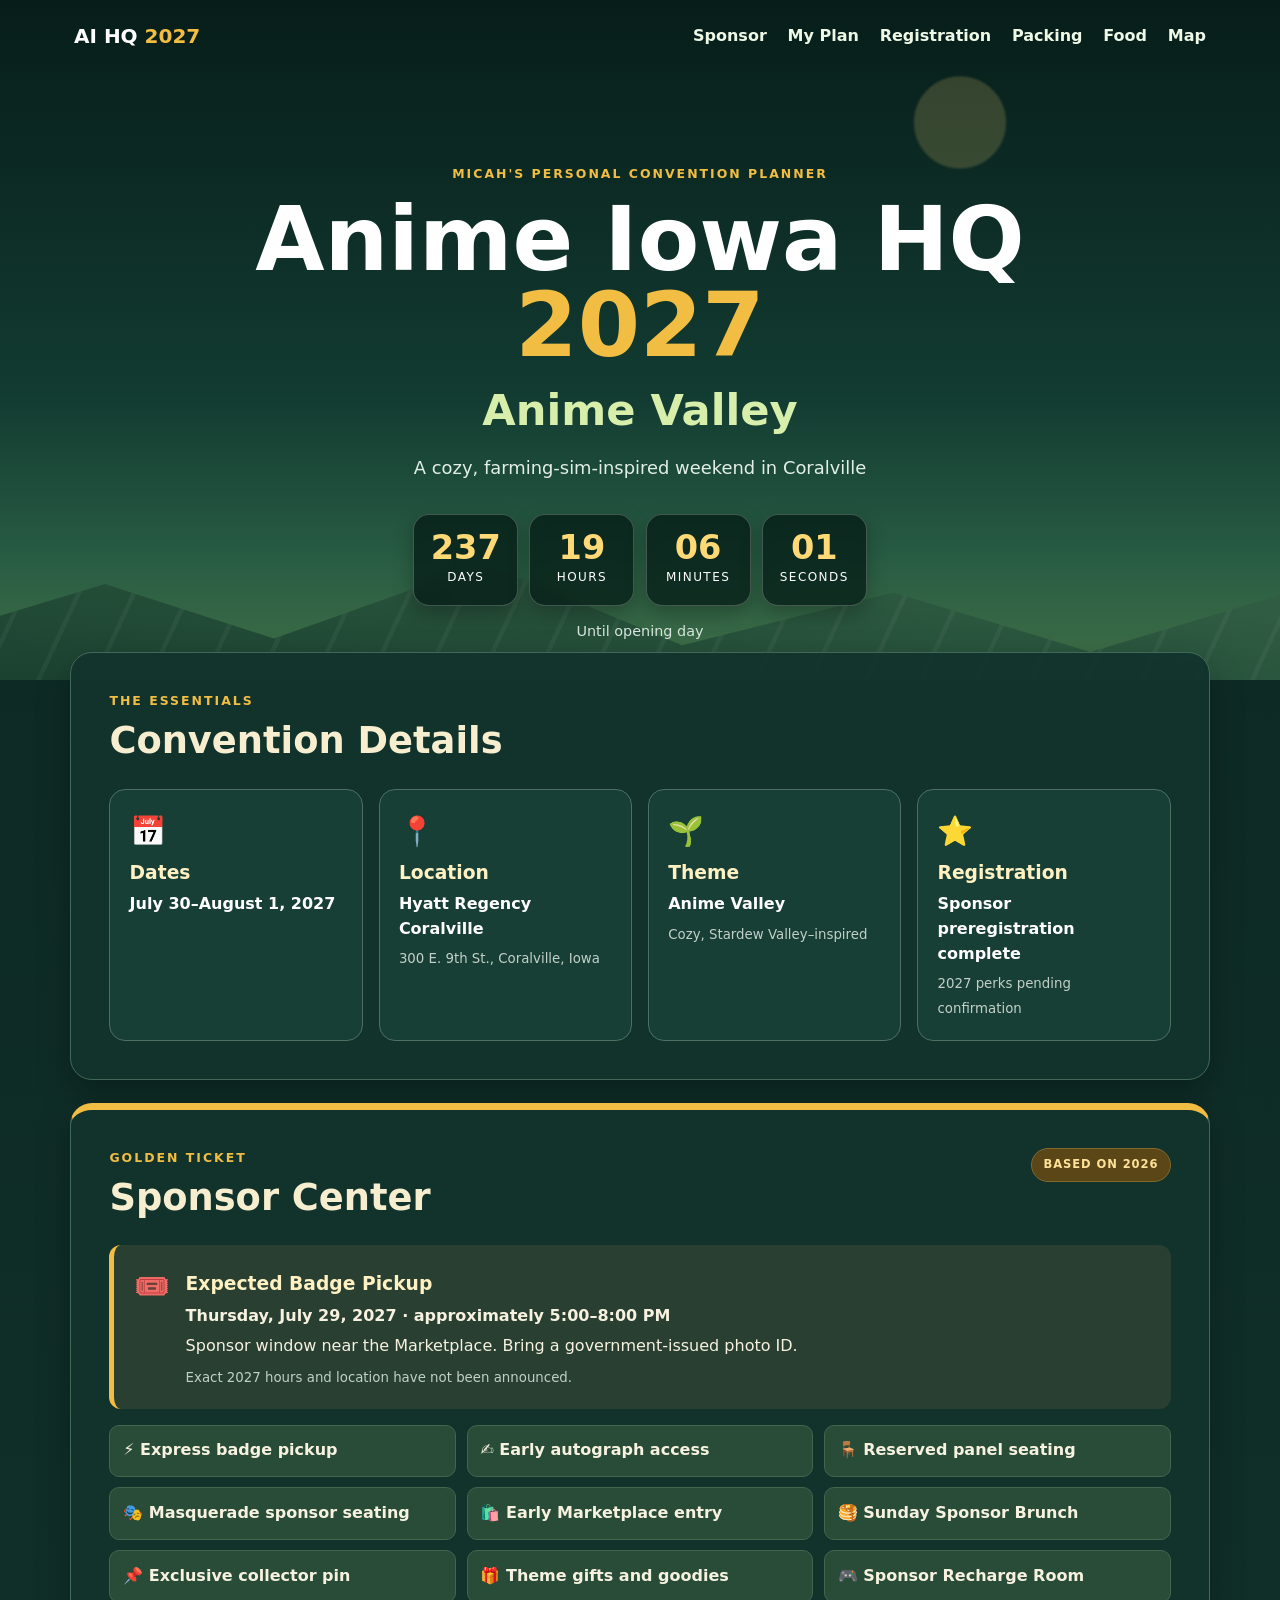
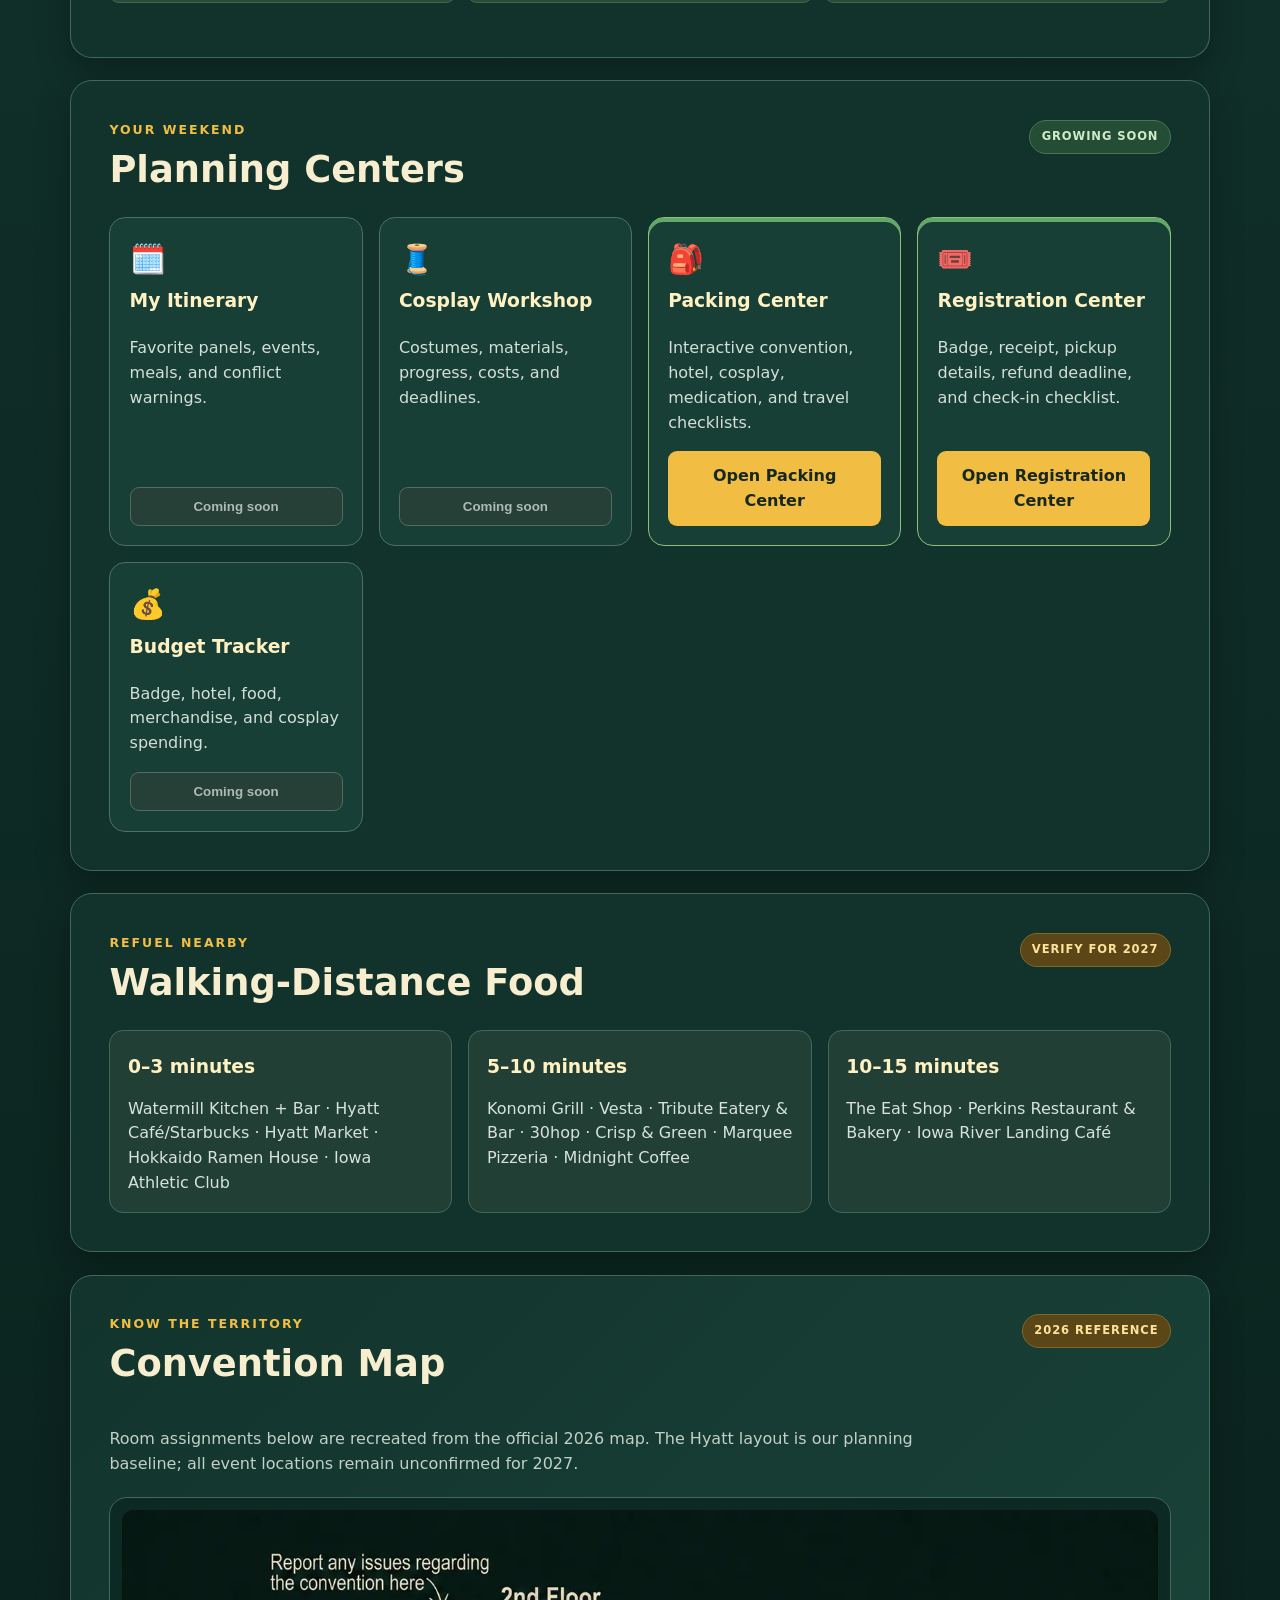
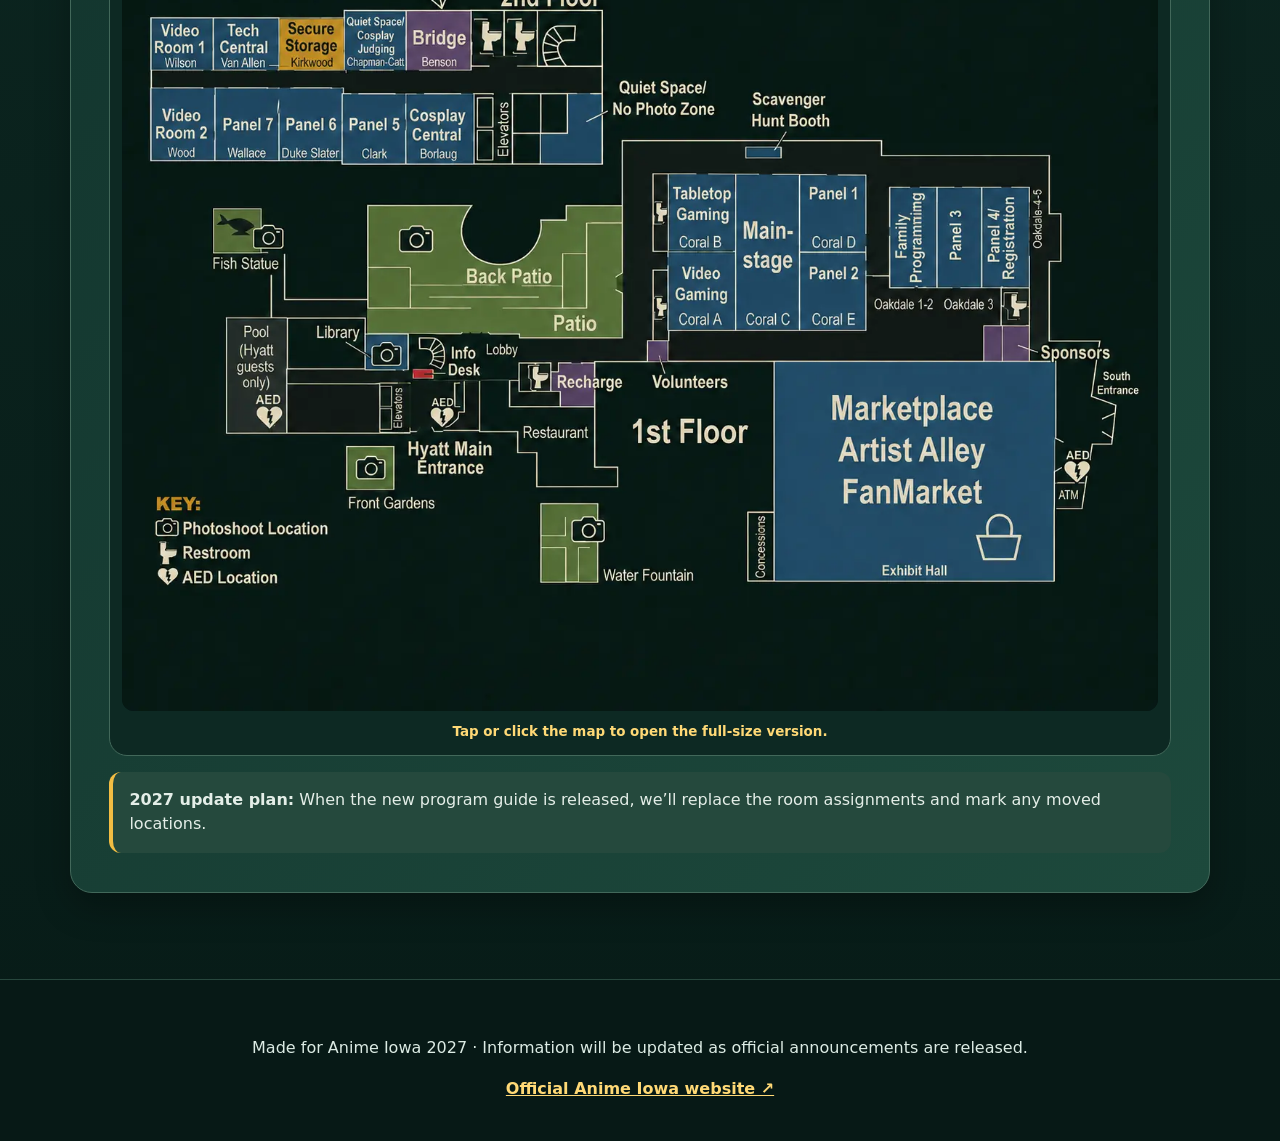
<file: index.html>
<!doctype html>
<html lang="en">
<head>
  <meta charset="utf-8">
  <meta name="viewport" content="width=device-width, initial-scale=1">
  <meta name="theme-color" content="#173f35">
  <meta name="description" content="Micah's personal planning hub for Anime Iowa 2027: Anime Valley.">
  <title>Anime Iowa HQ 2027 | Anime Valley</title>
  <link rel="stylesheet" href="styles.css">
  <script src="script.js" defer></script>
</head>
<body>
  <a class="skip-link" href="#main">Skip to content</a>
  <header class="hero">
    <nav class="topbar" aria-label="Main navigation">
      <a class="brand" href="#top">AI HQ <span>2027</span></a>
      <div class="nav-links">
        <a href="#sponsor">Sponsor</a>
        <a href="#plan">My Plan</a>
        <a href="registration.html">Registration</a>
        <a href="packing.html">Packing</a>
        <a href="#food">Food</a>
        <a href="#map">Map</a>
      </div>
    </nav>
    <div class="hero-content" id="top">
      <p class="eyebrow">Micah's personal convention planner</p>
      <h1>Anime Iowa HQ <span>2027</span></h1>
      <p class="theme">Anime Valley</p>
      <p class="subtitle">A cozy, farming-sim-inspired weekend in Coralville</p>
      <div class="countdown" aria-label="Countdown to Anime Iowa 2027">
        <div><strong id="days">---</strong><span>Days</span></div>
        <div><strong id="hours">--</strong><span>Hours</span></div>
        <div><strong id="minutes">--</strong><span>Minutes</span></div>
        <div><strong id="seconds">--</strong><span>Seconds</span></div>
      </div>
      <p class="countdown-note" id="countdown-note">Until opening day</p>
    </div>
  </header>

  <main id="main">
    <section class="details panel" aria-labelledby="details-title">
      <div>
        <p class="section-label">The essentials</p>
        <h2 id="details-title">Convention Details</h2>
      </div>
      <div class="detail-grid">
        <article><span class="icon" aria-hidden="true">📅</span><h3>Dates</h3><p>July 30–August 1, 2027</p></article>
        <article><span class="icon" aria-hidden="true">📍</span><h3>Location</h3><p>Hyatt Regency Coralville</p><small>300 E. 9th St., Coralville, Iowa</small></article>
        <article><span class="icon" aria-hidden="true">🌱</span><h3>Theme</h3><p>Anime Valley</p><small>Cozy, Stardew Valley–inspired</small></article>
        <article><span class="icon" aria-hidden="true">⭐</span><h3>Registration</h3><p>Sponsor preregistration complete</p><small>2027 perks pending confirmation</small></article>
      </div>
    </section>

    <section id="sponsor" class="panel sponsor-panel" aria-labelledby="sponsor-title">
      <div class="section-heading">
        <div><p class="section-label">Golden ticket</p><h2 id="sponsor-title">Sponsor Center</h2></div>
        <span class="status expected">Based on 2026</span>
      </div>
      <div class="pickup">
        <div><span class="icon" aria-hidden="true">🎟️</span></div>
        <div><h3>Expected Badge Pickup</h3><p><strong>Thursday, July 29, 2027 · approximately 5:00–8:00 PM</strong></p><p>Sponsor window near the Marketplace. Bring a government-issued photo ID.</p><small>Exact 2027 hours and location have not been announced.</small></div>
      </div>
      <ul class="perk-grid">
        <li>⚡ Express badge pickup</li>
        <li>✍️ Early autograph access</li>
        <li>🪑 Reserved panel seating</li>
        <li>🎭 Masquerade sponsor seating</li>
        <li>🛍️ Early Marketplace entry</li>
        <li>🥞 Sunday Sponsor Brunch</li>
        <li>📌 Exclusive collector pin</li>
        <li>🎁 Theme gifts and goodies</li>
        <li>🎮 Sponsor Recharge Room</li>
      </ul>
    </section>

    <section id="plan" class="panel" aria-labelledby="plan-title">
      <div class="section-heading"><div><p class="section-label">Your weekend</p><h2 id="plan-title">Planning Centers</h2></div><span class="status growing">Growing soon</span></div>
      <div class="center-grid">
        <article><span>🗓️</span><h3>My Itinerary</h3><p>Favorite panels, events, meals, and conflict warnings.</p><button disabled>Coming soon</button></article>
        <article><span>🧵</span><h3>Cosplay Workshop</h3><p>Costumes, materials, progress, costs, and deadlines.</p><button disabled>Coming soon</button></article>
        <article class="center-live"><span>🎒</span><h3>Packing Center</h3><p>Interactive convention, hotel, cosplay, medication, and travel checklists.</p><a class="center-button" href="packing.html">Open Packing Center</a></article>
        <article class="center-live"><span>🎟️</span><h3>Registration Center</h3><p>Badge, receipt, pickup details, refund deadline, and check-in checklist.</p><a class="center-button" href="registration.html">Open Registration Center</a></article>
        <article><span>💰</span><h3>Budget Tracker</h3><p>Badge, hotel, food, merchandise, and cosplay spending.</p><button disabled>Coming soon</button></article>
      </div>
    </section>

    <section id="food" class="panel" aria-labelledby="food-title">
      <div class="section-heading"><div><p class="section-label">Refuel nearby</p><h2 id="food-title">Walking-Distance Food</h2></div><span class="status expected">Verify for 2027</span></div>
      <div class="food-list">
        <article><h3>0–3 minutes</h3><p>Watermill Kitchen + Bar · Hyatt Café/Starbucks · Hyatt Market · Hokkaido Ramen House · Iowa Athletic Club</p></article>
        <article><h3>5–10 minutes</h3><p>Konomi Grill · Vesta · Tribute Eatery & Bar · 30hop · Crisp & Green · Marquee Pizzeria · Midnight Coffee</p></article>
        <article><h3>10–15 minutes</h3><p>The Eat Shop · Perkins Restaurant & Bakery · Iowa River Landing Café</p></article>
      </div>
    </section>

    <section id="map" class="panel map-panel" aria-labelledby="map-title">
      <div class="section-heading"><div><p class="section-label">Know the territory</p><h2 id="map-title">Convention Map</h2></div><span class="status expected">2026 reference</span></div>
      <p class="map-intro">Room assignments below are recreated from the official 2026 map. The Hyatt layout is our planning baseline; all event locations remain unconfirmed for 2027.</p>

      <figure class="convention-map-image">
        <a href="assets/convention-map.svg" target="_blank" rel="noopener" aria-label="Open the 2026 convention reference map at full size">
          <img src="assets/convention-map.svg" alt="2026 Anime Iowa convention reference map showing first- and second-floor rooms, hallways, Sponsor locations, Marketplace, panels, gaming, hotel areas, and landmarks.">
        </a>
        <figcaption>Tap or click the map to open the full-size version.</figcaption>
      </figure>

      <div class="map-note"><strong>2027 update plan:</strong> When the new program guide is released, we’ll replace the room assignments and mark any moved locations.</div>
    </section>
  </main>

  <footer>
    <p>Made for Anime Iowa 2027 · Information will be updated as official announcements are released.</p>
    <a href="https://animeiowa.com/" target="_blank" rel="noopener">Official Anime Iowa website ↗</a>
  </footer>
</body>
</html>
</file>
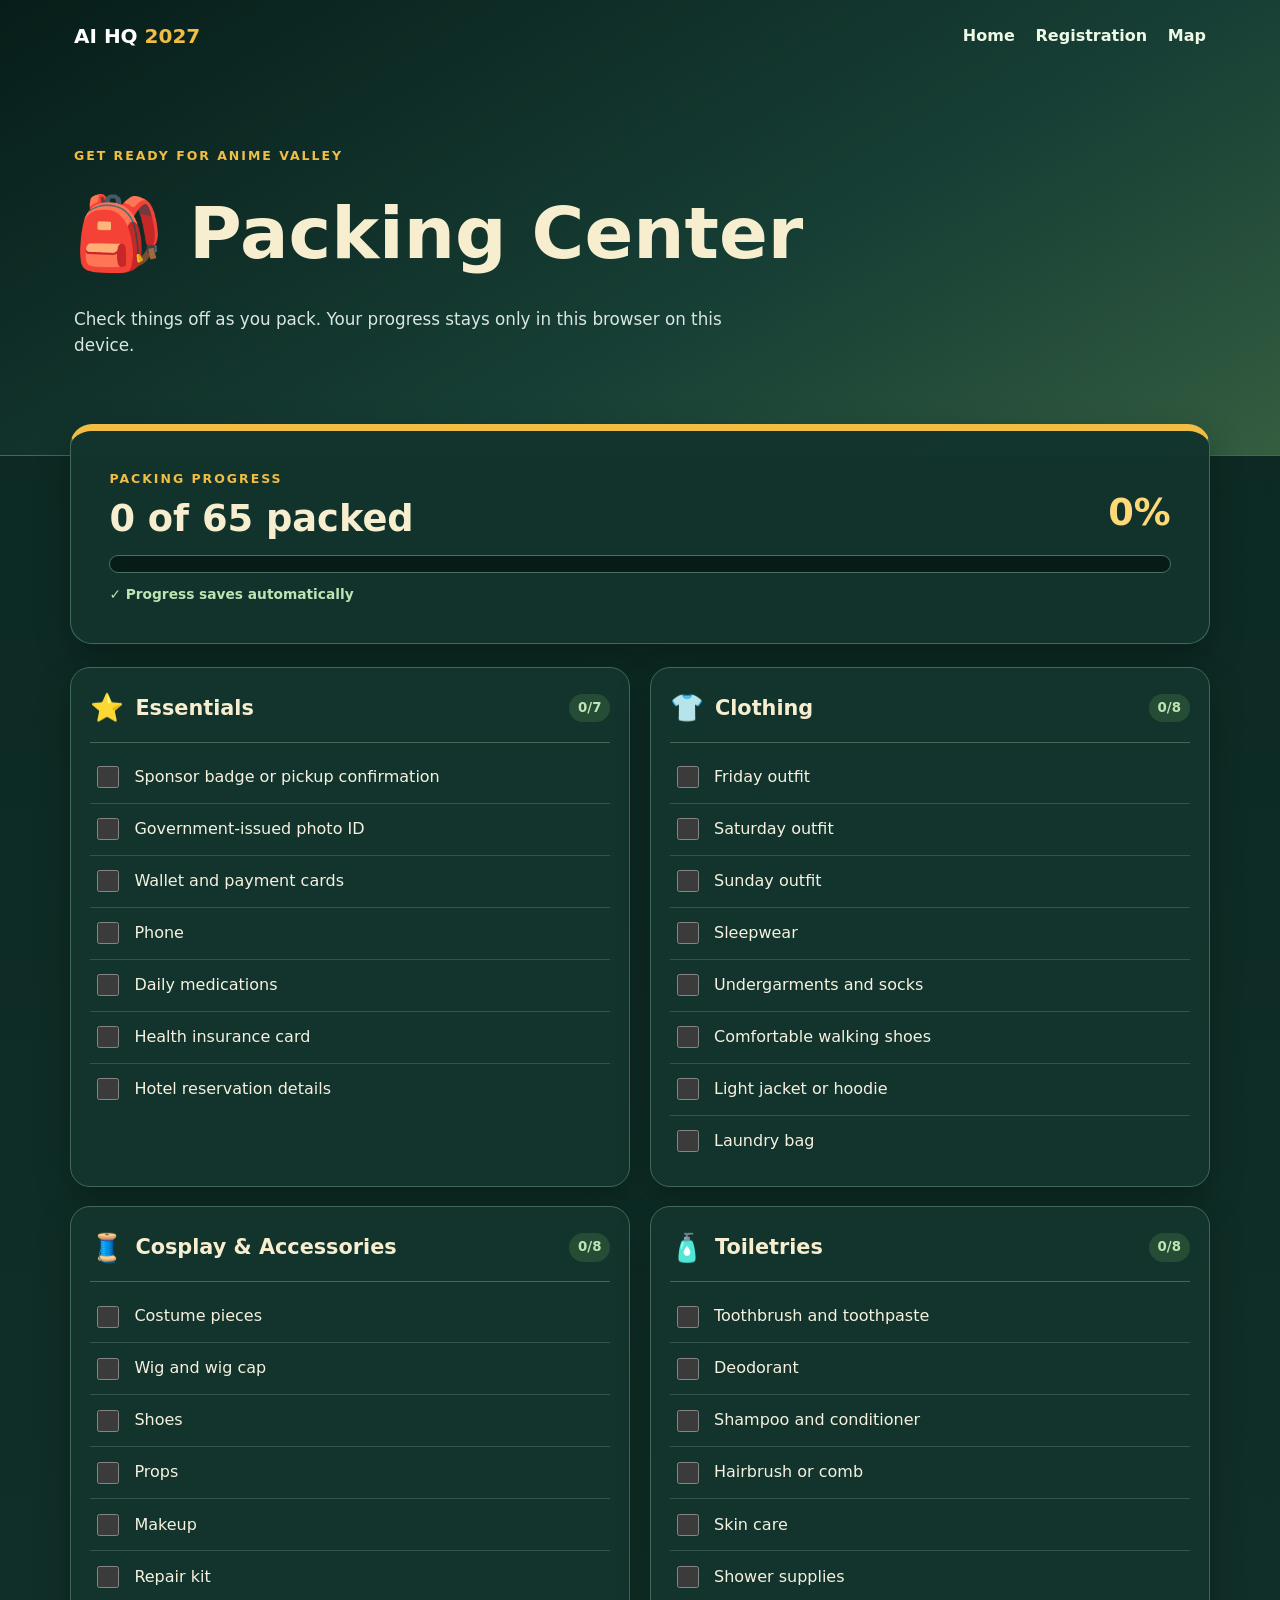
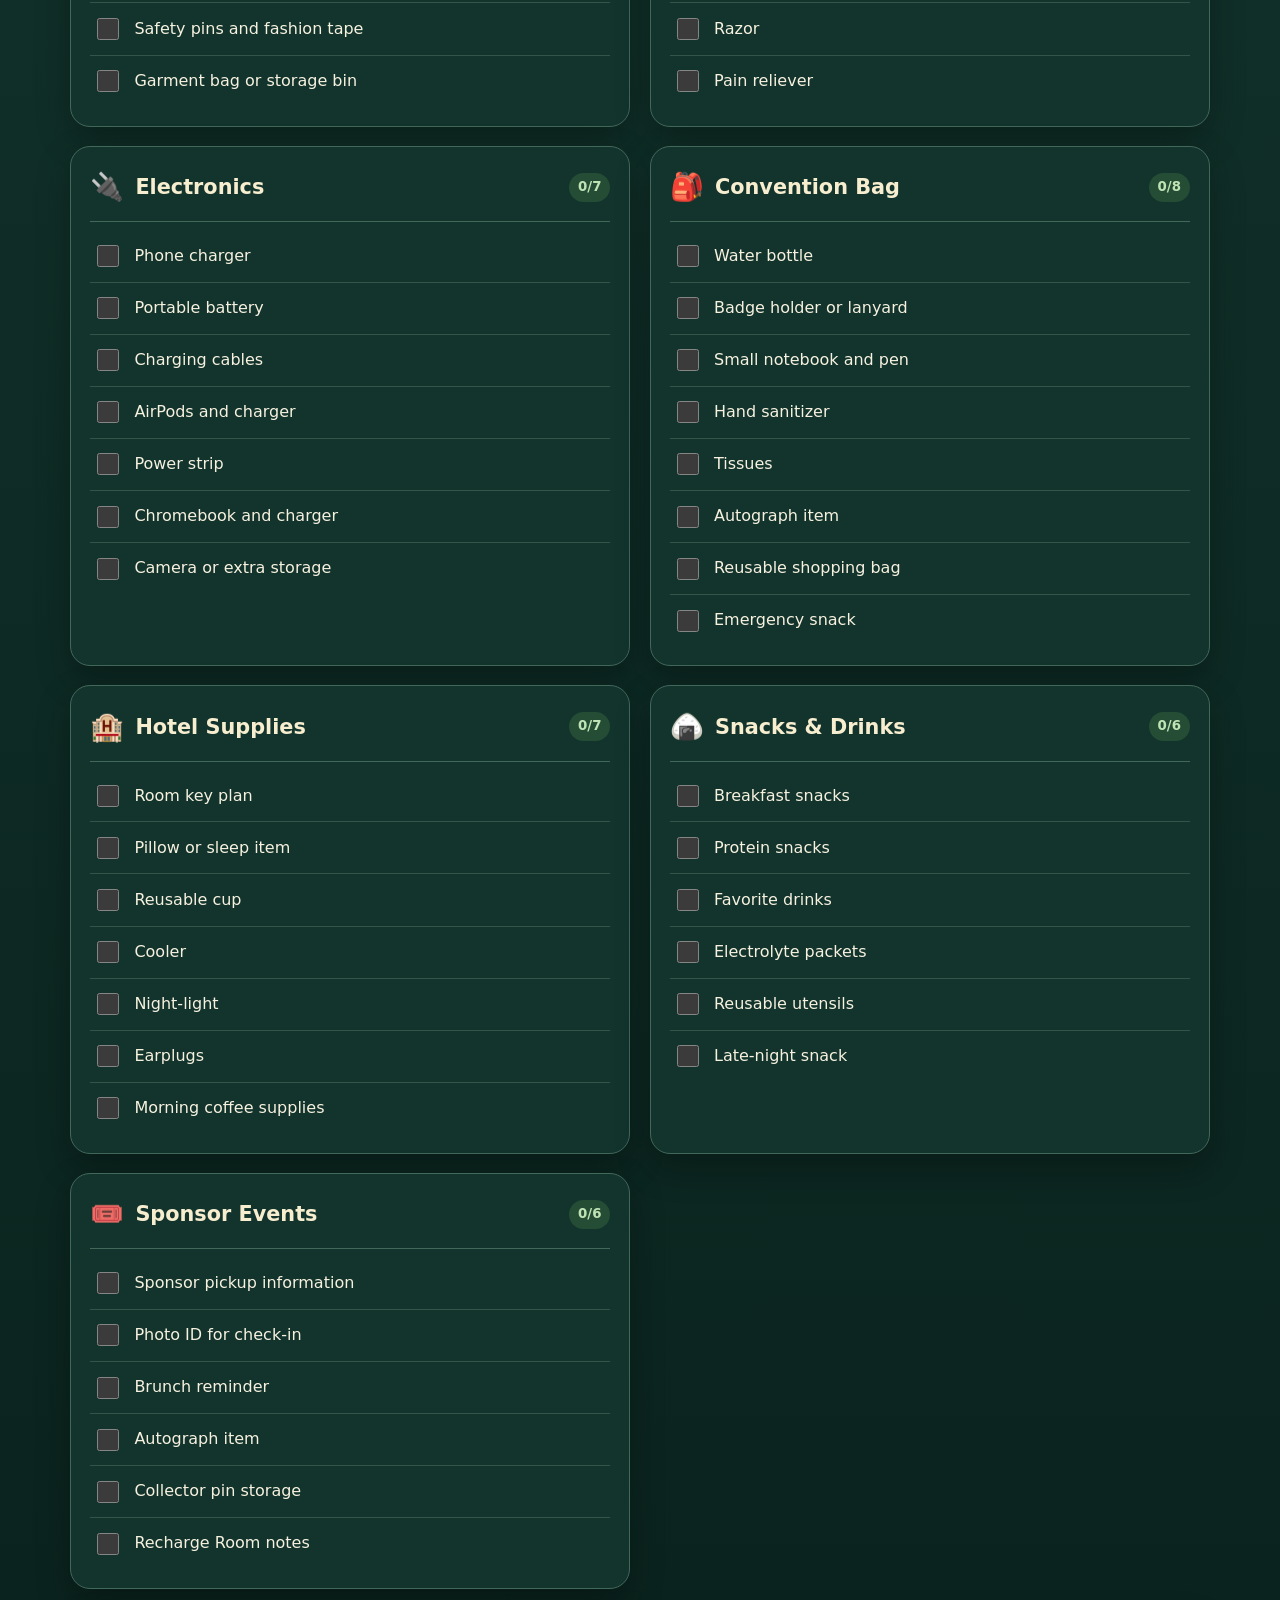
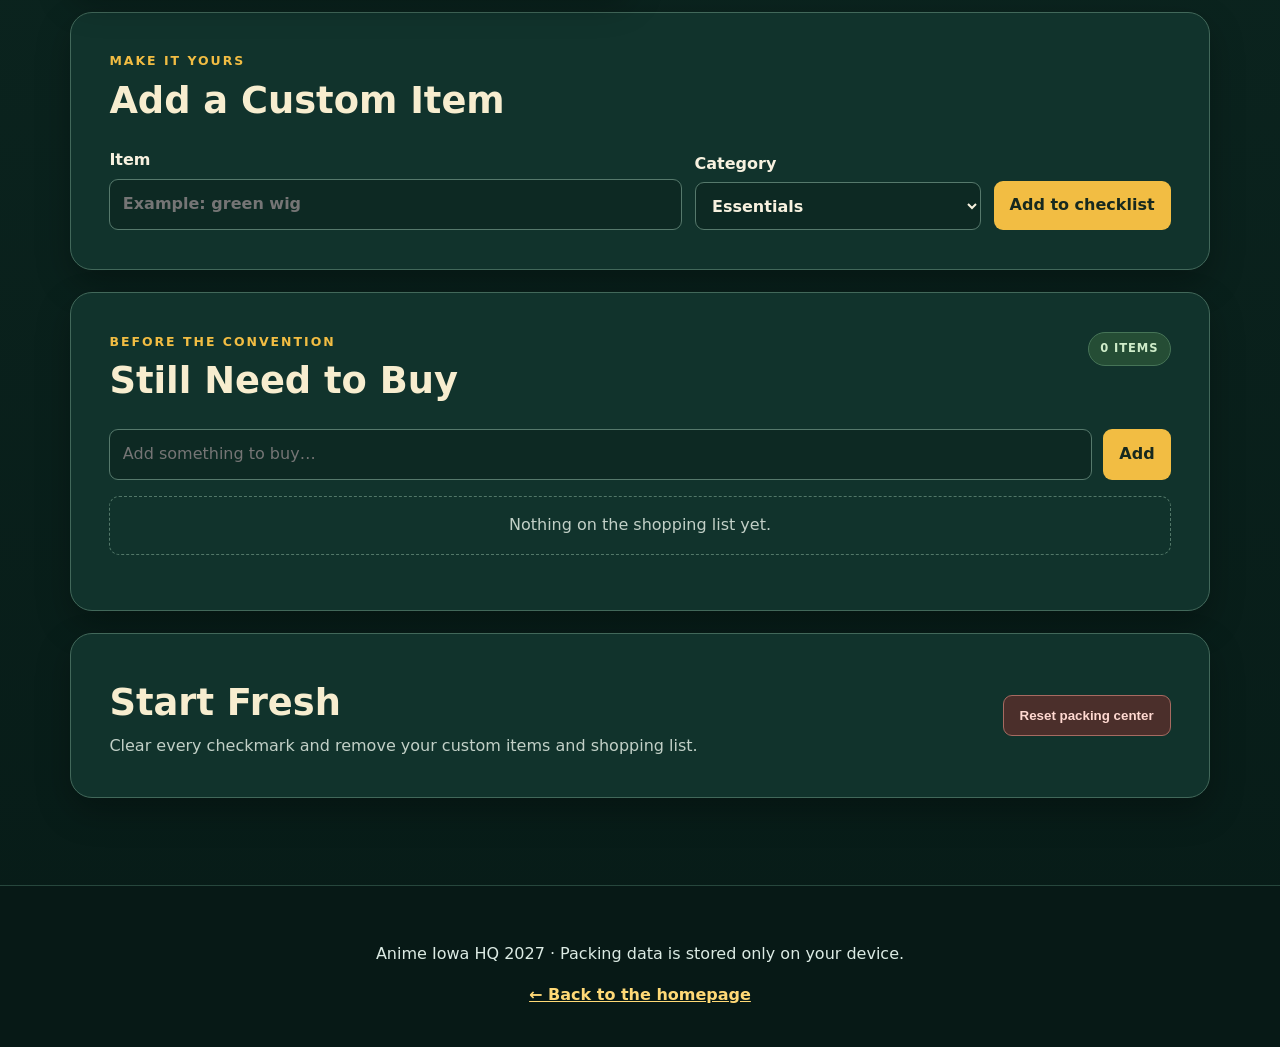
<file: packing.html>
<!doctype html>
<html lang="en">
<head>
  <meta charset="utf-8">
  <meta name="viewport" content="width=device-width, initial-scale=1">
  <meta name="theme-color" content="#173f35">
  <meta name="description" content="A private, device-saved packing checklist for Anime Iowa 2027.">
  <title>Packing Center | Anime Iowa HQ 2027</title>
  <link rel="stylesheet" href="styles.css">
  <script src="packing.js" defer></script>
</head>
<body class="packing-page">
  <a class="skip-link" href="#main">Skip to checklist</a>
  <header class="packing-hero">
    <nav class="topbar" aria-label="Main navigation">
      <a class="brand" href="index.html">AI HQ <span>2027</span></a>
      <div class="nav-links"><a href="index.html">Home</a><a href="registration.html">Registration</a><a href="index.html#map">Map</a></div>
    </nav>
    <div class="packing-title">
      <p class="eyebrow">Get ready for Anime Valley</p>
      <h1>🎒 Packing Center</h1>
      <p>Check things off as you pack. Your progress stays only in this browser on this device.</p>
    </div>
  </header>

  <main id="main" class="packing-main">
    <section class="panel progress-panel" aria-labelledby="progress-title">
      <div class="progress-copy"><div><p class="section-label">Packing progress</p><h2 id="progress-title"><span id="packed-count">0</span> of <span id="total-count">0</span> packed</h2></div><strong id="progress-percent">0%</strong></div>
      <div class="progress-track" role="progressbar" aria-label="Packing progress" aria-valuemin="0" aria-valuemax="100" aria-valuenow="0"><span id="progress-fill"></span></div>
      <p class="save-note" id="save-status" aria-live="polite">✓ Progress saves automatically</p>
    </section>

    <div id="packing-categories" class="packing-grid" aria-label="Packing checklist categories"></div>

    <section class="panel custom-panel" aria-labelledby="custom-title">
      <div><p class="section-label">Make it yours</p><h2 id="custom-title">Add a Custom Item</h2></div>
      <form id="custom-form" class="add-item-form">
        <label><span>Item</span><input id="custom-item" maxlength="80" placeholder="Example: green wig" required></label>
        <label><span>Category</span><select id="custom-category"></select></label>
        <button type="submit">Add to checklist</button>
      </form>
    </section>

    <section class="panel shopping-panel" aria-labelledby="shopping-title">
      <div class="section-heading"><div><p class="section-label">Before the convention</p><h2 id="shopping-title">Still Need to Buy</h2></div><span class="status growing" id="shopping-count">0 items</span></div>
      <form id="shopping-form" class="shopping-form"><label class="sr-only" for="shopping-item">Item to buy</label><input id="shopping-item" maxlength="80" placeholder="Add something to buy…" required><button type="submit">Add</button></form>
      <ul id="shopping-list" class="shopping-list"></ul>
      <p id="empty-shopping" class="empty-state">Nothing on the shopping list yet.</p>
    </section>

    <section class="panel reset-panel" aria-labelledby="reset-title">
      <div><h2 id="reset-title">Start Fresh</h2><p>Clear every checkmark and remove your custom items and shopping list.</p></div>
      <button id="reset-all" class="danger-button" type="button">Reset packing center</button>
    </section>
  </main>
  <footer><p>Anime Iowa HQ 2027 · Packing data is stored only on your device.</p><a href="index.html">← Back to the homepage</a></footer>
</body>
</html>
</file>
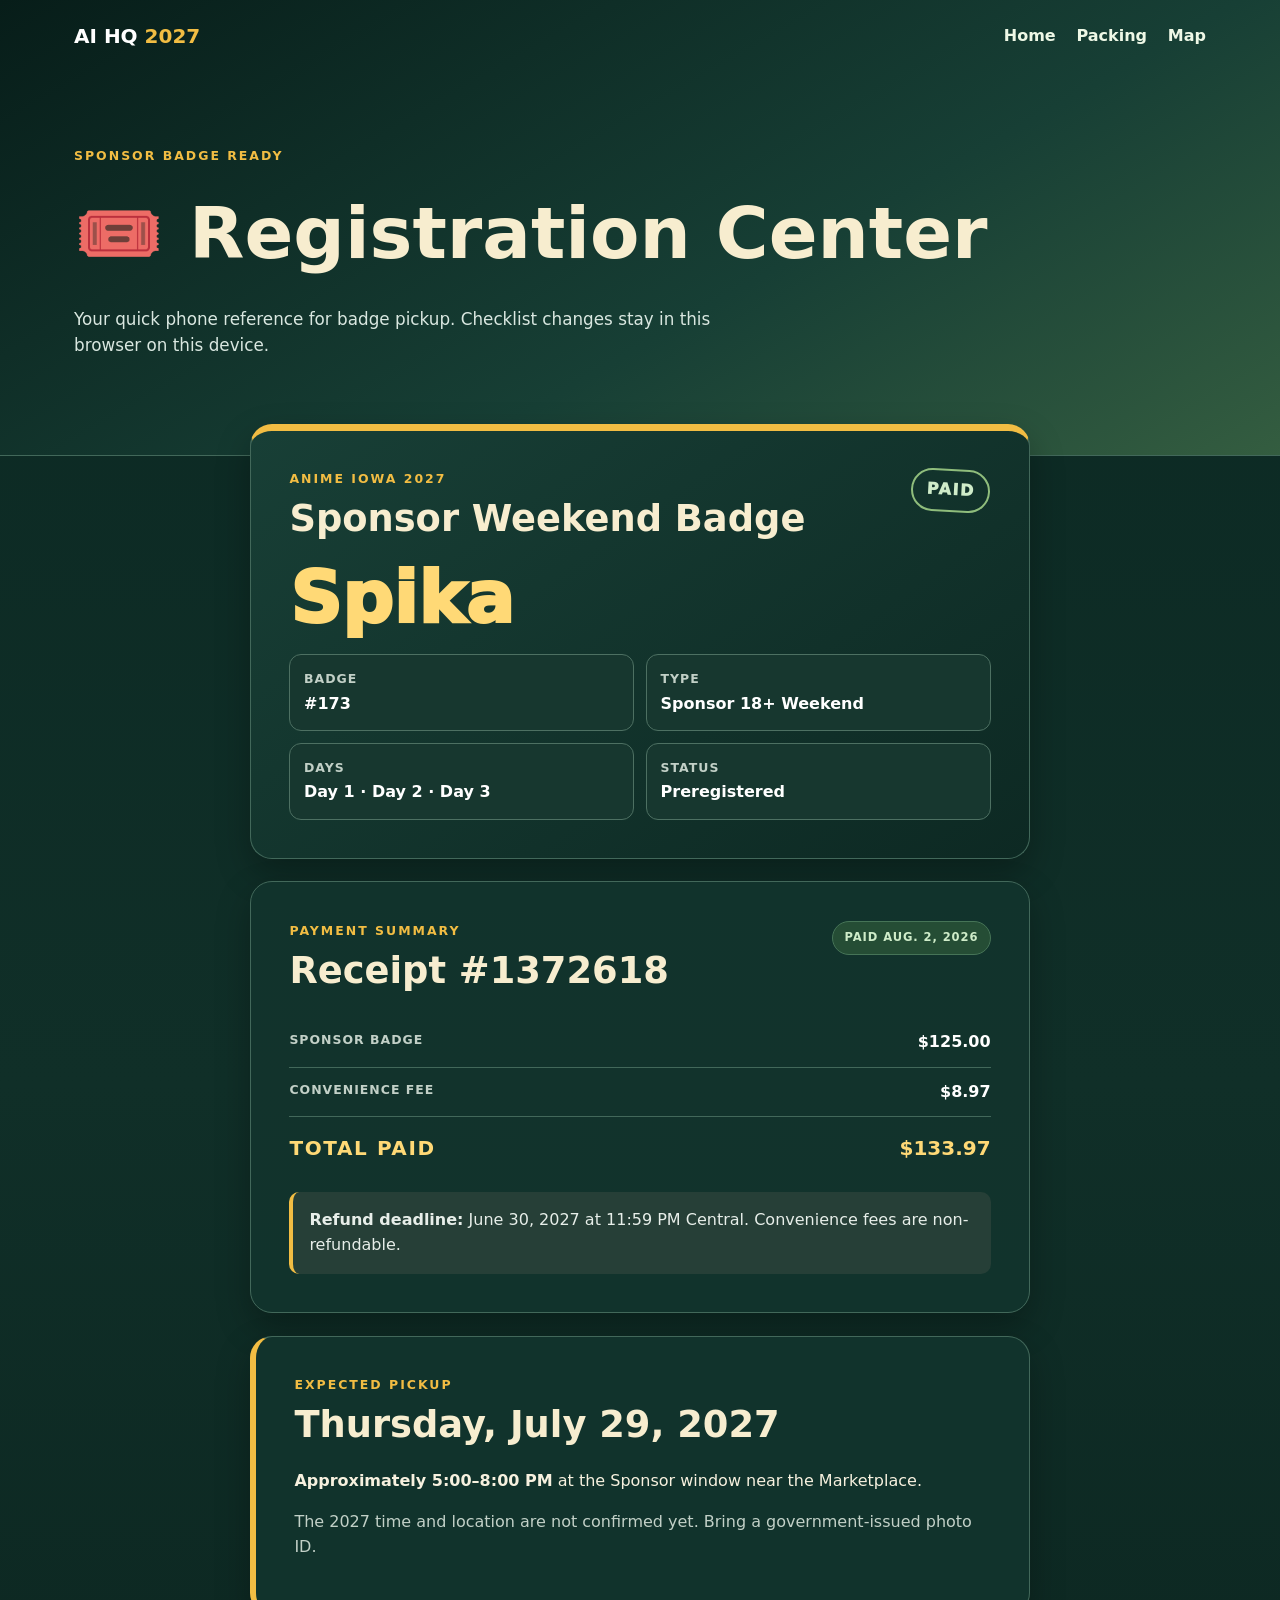
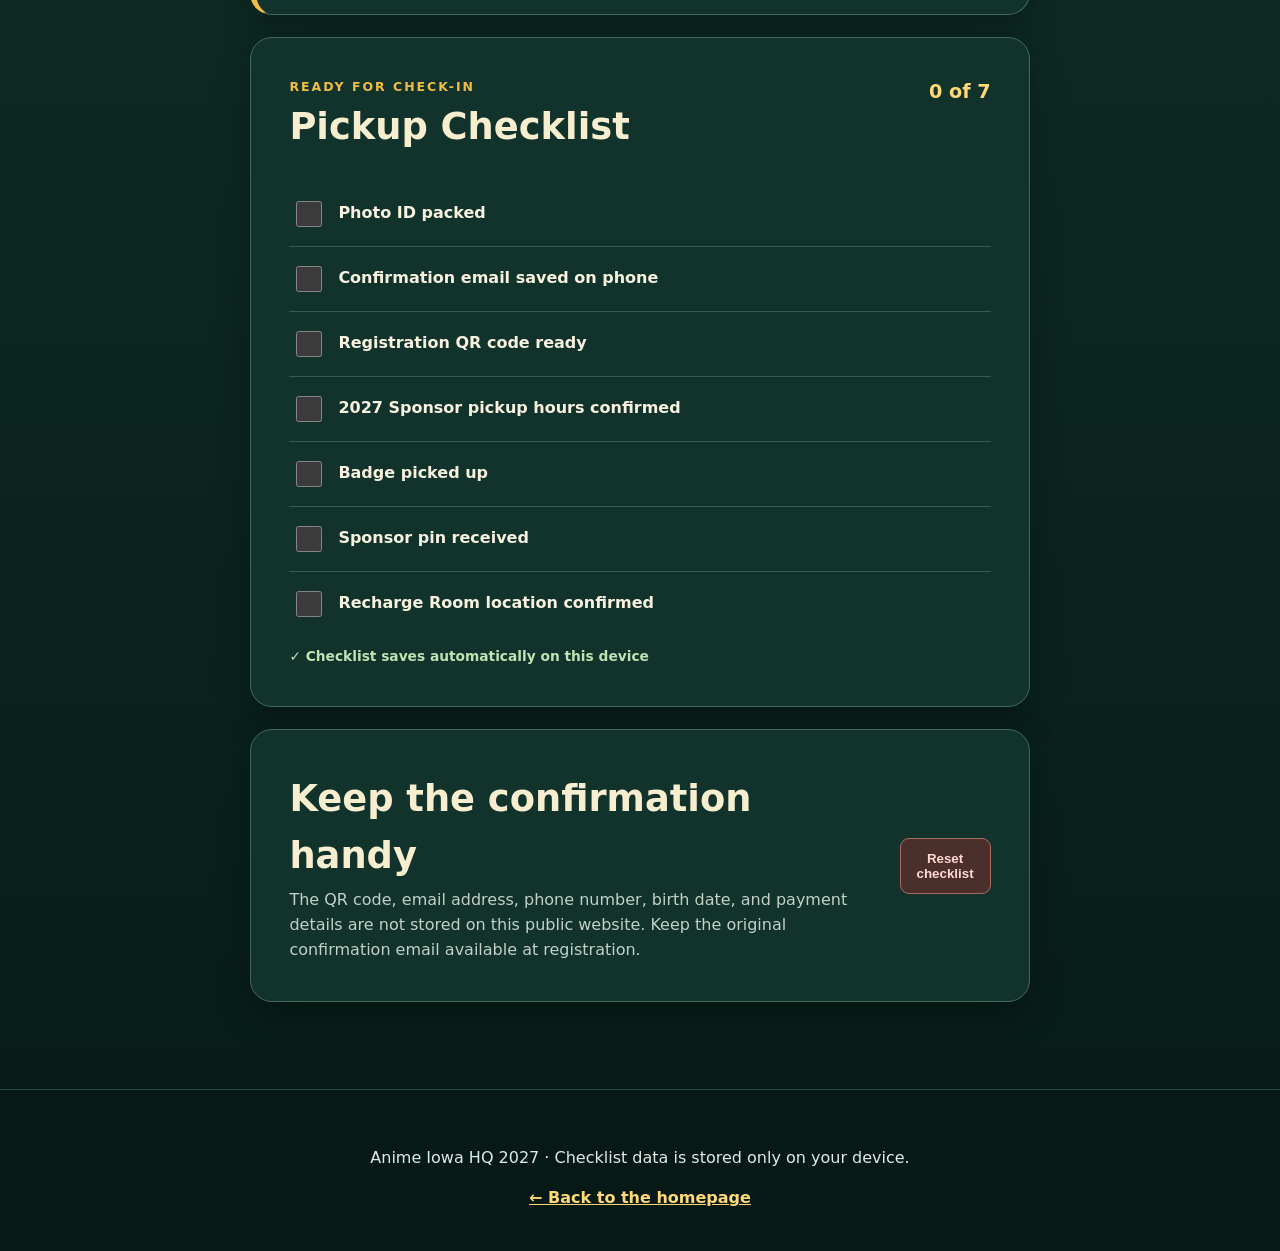
<file: registration.html>
<!doctype html>
<html lang="en">
<head>
  <meta charset="utf-8">
  <meta name="viewport" content="width=device-width, initial-scale=1">
  <meta name="theme-color" content="#173f35">
  <meta name="description" content="A device-saved registration checklist for Anime Iowa 2027.">
  <title>Registration Center | Anime Iowa HQ 2027</title>
  <link rel="stylesheet" href="styles.css">
  <script src="registration.js" defer></script>
</head>
<body class="registration-page">
  <a class="skip-link" href="#main">Skip to registration details</a>
  <header class="packing-hero">
    <nav class="topbar" aria-label="Main navigation">
      <a class="brand" href="index.html">AI HQ <span>2027</span></a>
      <div class="nav-links"><a href="index.html">Home</a><a href="packing.html">Packing</a><a href="index.html#map">Map</a></div>
    </nav>
    <div class="packing-title">
      <p class="eyebrow">Sponsor badge ready</p>
      <h1>🎟️ Registration Center</h1>
      <p>Your quick phone reference for badge pickup. Checklist changes stay in this browser on this device.</p>
    </div>
  </header>

  <main id="main" class="packing-main registration-main">
    <section class="panel registration-pass" aria-labelledby="badge-title">
      <div class="pass-top">
        <div><p class="section-label">Anime Iowa 2027</p><h2 id="badge-title">Sponsor Weekend Badge</h2></div>
        <span class="paid-stamp">Paid</span>
      </div>
      <div class="badge-name">Spika</div>
      <dl class="registration-facts">
        <div><dt>Badge</dt><dd>#173</dd></div>
        <div><dt>Type</dt><dd>Sponsor 18+ Weekend</dd></div>
        <div><dt>Days</dt><dd>Day 1 · Day 2 · Day 3</dd></div>
        <div><dt>Status</dt><dd>Preregistered</dd></div>
      </dl>
    </section>

    <section class="panel receipt-card" aria-labelledby="receipt-title">
      <div class="section-heading">
        <div><p class="section-label">Payment summary</p><h2 id="receipt-title">Receipt #1372618</h2></div>
        <span class="status growing">Paid Aug. 2, 2026</span>
      </div>
      <dl class="receipt-lines">
        <div><dt>Sponsor badge</dt><dd>$125.00</dd></div>
        <div><dt>Convenience fee</dt><dd>$8.97</dd></div>
        <div class="receipt-total"><dt>Total paid</dt><dd>$133.97</dd></div>
      </dl>
      <div class="deadline-note"><strong>Refund deadline:</strong> June 30, 2027 at 11:59 PM Central. Convenience fees are non-refundable.</div>
    </section>

    <section class="panel pickup-card" aria-labelledby="pickup-title">
      <p class="section-label">Expected pickup</p>
      <h2 id="pickup-title">Thursday, July 29, 2027</h2>
      <p><strong>Approximately 5:00–8:00 PM</strong> at the Sponsor window near the Marketplace.</p>
      <p class="muted-copy">The 2027 time and location are not confirmed yet. Bring a government-issued photo ID.</p>
    </section>

    <section class="panel registration-checklist" aria-labelledby="checklist-title">
      <div class="section-heading">
        <div><p class="section-label">Ready for check-in</p><h2 id="checklist-title">Pickup Checklist</h2></div>
        <strong id="registration-progress">0 of 7</strong>
      </div>
      <ul id="registration-list">
        <li><label><input type="checkbox" data-key="photo-id"><span>Photo ID packed</span></label></li>
        <li><label><input type="checkbox" data-key="confirmation"><span>Confirmation email saved on phone</span></label></li>
        <li><label><input type="checkbox" data-key="qr-ready"><span>Registration QR code ready</span></label></li>
        <li><label><input type="checkbox" data-key="hours-confirmed"><span>2027 Sponsor pickup hours confirmed</span></label></li>
        <li><label><input type="checkbox" data-key="badge-picked-up"><span>Badge picked up</span></label></li>
        <li><label><input type="checkbox" data-key="pin-received"><span>Sponsor pin received</span></label></li>
        <li><label><input type="checkbox" data-key="recharge-found"><span>Recharge Room location confirmed</span></label></li>
      </ul>
      <p class="save-note" id="registration-save" aria-live="polite">✓ Checklist saves automatically on this device</p>
    </section>

    <section class="panel privacy-card" aria-labelledby="privacy-title">
      <div><h2 id="privacy-title">Keep the confirmation handy</h2><p>The QR code, email address, phone number, birth date, and payment details are not stored on this public website. Keep the original confirmation email available at registration.</p></div>
      <button id="reset-registration" class="danger-button" type="button">Reset checklist</button>
    </section>
  </main>

  <footer><p>Anime Iowa HQ 2027 · Checklist data is stored only on your device.</p><a href="index.html">← Back to the homepage</a></footer>
</body>
</html>
</file>
<file: styles.css>
:root{
  --forest:#173f35;
  --forest-2:#0a211d;
  --night:#071916;
  --panel:#12342d;
  --panel-2:#183f36;
  --card:#1e493e;
  --gold:#f2bd43;
  --gold-soft:#ffd976;
  --green:#61a968;
  --mint:#bfe3b4;
  --cream:#f7edcf;
  --ink:#f7f1df;
  --muted:#c2d0c7;
  --line:#42685a;
  --shadow:0 14px 34px rgba(0,0,0,.28)
}
*{box-sizing:border-box}
html{scroll-behavior:smooth;color-scheme:dark}
body{
  margin:0;
  background:linear-gradient(180deg,#0b2822 0%,#102f28 38%,#071b17 100%);
  color:var(--ink);
  font-family:Atkinson Hyperlegible,Inter,system-ui,-apple-system,sans-serif;
  line-height:1.55
}
.skip-link{position:absolute;left:-999px;top:8px;background:#fff;color:#000;padding:.7rem;z-index:20}
.skip-link:focus{left:8px}
.hero{
  min-height:680px;
  color:#fff;
  background:radial-gradient(circle at 75% 18%,rgba(255,217,118,.18) 0 4%,transparent 4.3%),linear-gradient(180deg,#071d19 0%,#123b31 58%,#285c43 82%,#417047 100%);
  position:relative;
  overflow:hidden
}
.hero:after{
  content:"";
  position:absolute;
  left:-5%;
  right:-5%;
  bottom:-40px;
  height:170px;
  background:repeating-linear-gradient(115deg,transparent 0 45px,rgba(255,255,255,.045) 46px 50px),linear-gradient(8deg,#173c2d,#356447);
  clip-path:polygon(0 50%,12% 20%,24% 52%,39% 8%,53% 56%,68% 25%,82% 60%,100% 15%,100% 100%,0 100%)
}
.topbar{max-width:1180px;margin:auto;padding:1.3rem 1.5rem;display:flex;align-items:center;justify-content:space-between;position:relative;z-index:2}
.brand{font-weight:900;font-size:1.25rem;color:#fff;text-decoration:none}
.brand span,.hero h1 span{color:var(--gold)}
.nav-links{display:flex;gap:1.3rem}
.nav-links a{color:#eef8e6;text-decoration:none;font-weight:700}
.nav-links a:hover,.nav-links a:focus{color:var(--gold)}
.hero-content{max-width:900px;margin:5.7rem auto 0;padding:0 1.5rem;text-align:center;position:relative;z-index:2}
.eyebrow,.section-label{text-transform:uppercase;letter-spacing:.16em;font-weight:900;font-size:.78rem;color:var(--gold)}
.hero h1{font-size:clamp(2.7rem,7vw,5.8rem);line-height:.96;margin:.6rem 0}
.theme{font-size:clamp(1.5rem,4vw,2.7rem);font-weight:900;margin:.6rem 0;color:#d8efac}
.subtitle{font-size:1.12rem;color:#e2eee8;margin:0 auto 2rem}
.countdown{display:flex;justify-content:center;gap:.7rem;flex-wrap:wrap}
.countdown div{min-width:105px;padding:1rem .9rem;border:1px solid rgba(255,255,255,.22);background:rgba(3,24,20,.72);border-radius:16px;box-shadow:0 8px 20px rgba(0,0,0,.25);backdrop-filter:blur(7px)}
.countdown strong{display:block;font-size:2.1rem;line-height:1;color:var(--gold-soft)}
.countdown span{font-size:.75rem;text-transform:uppercase;letter-spacing:.12em}
.countdown-note{color:#d9e7e0;font-size:.9rem}
main{max-width:1180px;margin:-28px auto 0;padding:0 1.25rem 4rem;position:relative;z-index:3}
.panel{background:rgba(18,52,45,.97);border:1px solid var(--line);border-radius:22px;padding:clamp(1.3rem,4vw,2.4rem);margin-bottom:1.4rem;box-shadow:var(--shadow)}
h2{font-size:clamp(1.6rem,3vw,2.3rem);margin:.1rem 0 1.2rem;color:#f7edcf}
h3{margin:.3rem 0;color:#fff1c1}
.section-label{color:var(--gold);margin:0}
.section-heading{display:flex;justify-content:space-between;gap:1rem;align-items:flex-start}
.detail-grid,.center-grid{display:grid;grid-template-columns:repeat(4,1fr);gap:1rem}
.detail-grid article,.center-grid article{background:var(--panel-2);border:1px solid #4d7062;border-radius:16px;padding:1.2rem}
.detail-grid p{font-weight:800;margin:.3rem 0;color:#fff}
.icon,.center-grid article>span{font-size:1.8rem}
.detail-grid small,.pickup small{color:var(--muted)}
.status{font-size:.72rem;font-weight:900;text-transform:uppercase;letter-spacing:.08em;border-radius:999px;padding:.45rem .7rem;white-space:nowrap}
.expected{background:#5a4616;color:#ffe29a;border:1px solid #80682b}
.growing{background:#254d35;color:#cfecc9;border:1px solid #467457}
.sponsor-panel{border-top:7px solid var(--gold)}
.pickup{display:grid;grid-template-columns:auto 1fr;gap:1rem;background:#283f32;border-left:5px solid var(--gold);padding:1.2rem;border-radius:12px}
.pickup p{margin:.35rem 0}
.perk-grid{list-style:none;padding:0;display:grid;grid-template-columns:repeat(3,1fr);gap:.65rem}
.perk-grid li{background:#294c39;border:1px solid #3f674d;padding:.8rem;border-radius:10px;font-weight:700;color:#f7f1df}
.center-grid article{display:flex;flex-direction:column}
.center-grid p{flex:1;color:#d3dfd7}
.center-grid button{border:1px solid #506d62;background:#263f37;color:#aebbb4;border-radius:9px;padding:.7rem;font-weight:800}
.food-list{display:grid;grid-template-columns:repeat(3,1fr);gap:1rem}
.food-list article{padding:1rem 1.1rem;border-radius:14px;background:#213f35;border:1px solid #456759}
.food-list p{margin-bottom:0;color:#d8e2dc}
.map-panel{background:linear-gradient(135deg,#12342d,#1d493c)}
.known-locations{display:flex;flex-wrap:wrap;gap:.6rem;margin-top:1rem}
.known-locations span{background:#25493d;border:1px solid #527768;border-radius:999px;padding:.5rem .75rem;font-weight:700;font-size:.86rem}
footer{text-align:center;background:var(--night);color:#dcebe4;padding:2.5rem 1rem;border-top:1px solid #27473d}
footer a{color:var(--gold-soft);font-weight:800}
@media(max-width:900px){
  .detail-grid,.center-grid{grid-template-columns:repeat(2,1fr)}
  .food-list{grid-template-columns:1fr}
  .hero{min-height:650px}
}
@media(max-width:600px){
  .topbar{align-items:flex-start}
  .nav-links{display:grid;grid-template-columns:1fr 1fr;gap:.4rem 1rem;text-align:right;font-size:.84rem}
  .hero-content{margin-top:3.6rem}
  .countdown div{min-width:76px;padding:.8rem .5rem}
  .countdown strong{font-size:1.55rem}
  .detail-grid,.center-grid,.perk-grid{grid-template-columns:1fr}
  .section-heading{align-items:flex-start}
  .pickup{grid-template-columns:1fr}
  .panel{border-radius:16px}
  .hero{min-height:670px}
}

/* Convention map */
.map-intro{max-width:850px;color:var(--muted)}
.map-legend{display:flex;flex-wrap:wrap;gap:.55rem 1rem;margin:1rem 0 1.4rem;font-size:.82rem;font-weight:800;color:#dce8e1}
.map-legend span{display:flex;align-items:center;gap:.4rem}
.map-legend i{width:18px;height:18px;border-radius:4px;display:inline-block;border:2px solid #789b8e}
.legend-room{background:#235d68}.legend-feature{background:#416d46}.legend-sponsor{background:#744f91}.legend-path{background:#263b35}
.floor-card{background:#0d2923;border:1px solid #42685a;border-radius:18px;padding:1rem;margin-top:1rem}
.floor-heading{display:flex;justify-content:space-between;align-items:center;gap:1rem;margin-bottom:.8rem}
.floor-heading>div{display:flex;align-items:center;gap:.8rem}.floor-heading h3{margin:0}.floor-heading p{margin:0;color:var(--muted);font-size:.86rem}
.floor-heading>span{font-size:.75rem;color:var(--gold-soft);font-weight:900;text-transform:uppercase;letter-spacing:.08em}
.floor-number{display:grid;place-items:center;width:42px;height:42px;border-radius:12px;background:var(--gold);color:#17291f;font-size:1.4rem;font-weight:1000}
.map-scroll{overflow-x:auto;padding:.2rem 0 .75rem;scrollbar-color:var(--gold) #173a31;scrollbar-width:thin}
.floor-map{position:relative;min-width:940px;height:560px;border-radius:14px;background:#182f29;border:2px solid #527768;overflow:hidden;box-shadow:inset 0 0 40px rgba(0,0,0,.25)}
.map-room,.map-space{position:absolute;z-index:2;display:flex;flex-direction:column;justify-content:center;text-align:center;border:2px solid #78a398;padding:.35rem;font-weight:900;line-height:1.15;border-radius:5px;color:#f8f1d9}
.map-path{position:absolute;z-index:1;background:#2d433d;border:2px dashed #8aa49a;color:#dce8e1;display:flex;align-items:center;justify-content:center;font-size:.7rem;font-weight:900;letter-spacing:.06em;text-transform:uppercase}
.map-path span{background:#2d433d;padding:.15rem .35rem;border-radius:4px}
.map-room{background:#235d68}.map-space{background:#416d46;border-color:#78996f}
.map-room small,.map-space small{display:block;margin-top:.28rem;font-size:.68rem;font-weight:700;color:#dce8e1}
.important{background:#744f91;border-color:#d6a8f0;color:#fff}
.first-floor .lobby-hall{left:20px;top:340px;width:405px;height:38px}
.first-floor .ballroom-hall{left:425px;top:20px;width:30px;height:512px;writing-mode:vertical-rl}
.first-floor .market-hall{left:455px;top:250px;width:435px;height:42px}
.first-floor .fountain{left:350px;top:430px;width:105px;height:82px;background:#356b58;border-color:#8ed0b2;font-size:.82rem}
.first-floor .fountain>span{font-size:1.7rem;line-height:1}
.first-floor .patio{left:45px;top:30px;width:350px;height:116px}.first-floor .pool{left:20px;top:165px;width:90px;height:125px}.first-floor .library{left:110px;top:165px;width:110px;height:70px}.first-floor .info{left:220px;top:165px;width:95px;height:70px}.first-floor .lobby{left:110px;top:235px;width:205px;height:105px;background:#263b35}.first-floor .restaurant{left:315px;top:225px;width:110px;height:115px;background:#263b35}.first-floor .recharge{left:315px;top:165px;width:110px;height:60px}
.first-floor .tabletop{left:455px;top:30px;width:110px;height:110px}.first-floor .video-gaming{left:455px;top:140px;width:110px;height:110px}.first-floor .mainstage{left:565px;top:30px;width:105px;height:220px;font-size:1.15rem}.first-floor .panel-one{left:670px;top:30px;width:100px;height:110px}.first-floor .panel-two{left:670px;top:140px;width:100px;height:110px}.first-floor .family{left:770px;top:30px;width:68px;height:220px;writing-mode:vertical-rl}.first-floor .panel-three{left:838px;top:30px;width:50px;height:220px;writing-mode:vertical-rl}.first-floor .panel-four{left:888px;top:30px;width:50px;height:220px;writing-mode:vertical-rl}
.first-floor .volunteers{left:455px;top:250px;width:215px;height:42px;background:#263b35}.first-floor .marketplace{left:565px;top:292px;width:325px;height:240px;font-size:1.65rem;line-height:1.25}.first-floor .sponsors{left:890px;top:250px;width:48px;height:282px;writing-mode:vertical-rl}.first-floor .concessions{left:535px;top:412px;width:30px;height:120px;writing-mode:vertical-rl;font-size:.68rem;background:#263b35}.first-floor .gardens{left:165px;top:390px;width:115px;height:80px}
.second-floor{height:300px;min-width:930px}
.second-floor .second-main-hall{left:20px;top:112px;width:555px;height:26px}
.second-floor .elevator-hall{left:575px;top:25px;width:35px;height:225px;writing-mode:vertical-rl}.second-floor .vr-one{left:20px;top:25px;width:105px;height:100px}.second-floor .tech{left:125px;top:25px;width:105px;height:100px}.second-floor .storage{left:230px;top:25px;width:105px;height:100px;background:#77542d;border-color:#c99a59}.second-floor .quiet{left:335px;top:25px;width:130px;height:100px}.second-floor .bridge{left:465px;top:25px;width:110px;height:100px}.second-floor .vr-two{left:20px;top:125px;width:105px;height:125px}.second-floor .panel-seven{left:125px;top:125px;width:105px;height:125px}.second-floor .panel-six{left:230px;top:125px;width:105px;height:125px}.second-floor .panel-five{left:335px;top:125px;width:105px;height:125px}.second-floor .cosplay{left:440px;top:125px;width:135px;height:125px}.second-floor .no-photo{left:610px;top:80px;width:140px;height:110px}.second-floor .stairs{left:575px;top:205px;width:250px;height:45px;background:#263b35}
.map-note{margin-top:1rem;padding:1rem;border-radius:12px;background:#25493d;border-left:4px solid var(--gold);color:#e4eee8}
@media(min-width:901px){.floor-heading>span{display:none}}
@media(max-width:600px){.floor-card{padding:.75rem}.floor-heading p{display:none}.map-legend{font-size:.74rem}.floor-map{transform-origin:top left}.map-scroll{margin-right:-.25rem}}


/* Published convention map image */
.convention-map-image{
  margin:1.25rem 0 0;
  padding:.75rem;
  background:#0d2923;
  border:1px solid #42685a;
  border-radius:18px
}
.convention-map-image a{
  display:block;
  border-radius:12px;
  overflow:hidden;
  background:#061713
}
.convention-map-image img{
  display:block;
  width:100%;
  height:auto
}
.convention-map-image figcaption{
  margin:.7rem .25rem 0;
  color:var(--gold-soft);
  font-size:.84rem;
  font-weight:800;
  text-align:center
}
@media(max-width:600px){
  .convention-map-image{padding:.4rem;border-radius:12px}
  .convention-map-image figcaption{font-size:.78rem}
}


/* Packing Center */
.sr-only{position:absolute;width:1px;height:1px;padding:0;margin:-1px;overflow:hidden;clip:rect(0,0,0,0);white-space:nowrap;border:0}
.center-live{border-color:#8fbd7c!important;box-shadow:inset 0 4px 0 var(--green)}
.center-button,.add-item-form button,.shopping-form button{display:inline-block;border:0;border-radius:9px;padding:.78rem 1rem;background:var(--gold);color:#17291f;text-decoration:none;text-align:center;font:inherit;font-weight:900;cursor:pointer}
.center-button:hover,.center-button:focus,.add-item-form button:hover,.shopping-form button:hover{background:var(--gold-soft)}
.packing-hero{background:linear-gradient(150deg,#071d19,#173f35 60%,#345d40);border-bottom:1px solid var(--line)}
.packing-title{max-width:1180px;margin:auto;padding:3.8rem 1.5rem 5rem}.packing-title h1{margin:.35rem 0;font-size:clamp(2.4rem,6vw,4.5rem);color:var(--cream)}.packing-title p:last-child{max-width:700px;color:#d9e7e0;font-size:1.05rem}
.packing-main{margin:-2rem auto 0}
.progress-panel{border-top:7px solid var(--gold)}.progress-copy{display:flex;justify-content:space-between;gap:1rem;align-items:center}.progress-copy h2{margin-bottom:.5rem}.progress-copy>strong{font-size:2.3rem;color:var(--gold-soft)}
.progress-track{height:18px;background:#071b17;border:1px solid #4b7163;border-radius:999px;overflow:hidden}.progress-track span{display:block;width:0;height:100%;background:linear-gradient(90deg,var(--green),var(--gold));transition:width .25s ease}.save-note{margin:.65rem 0 0;color:var(--mint);font-size:.86rem;font-weight:800}
.packing-grid{display:grid;grid-template-columns:repeat(2,minmax(0,1fr));gap:1.2rem;margin-bottom:1.4rem}.packing-card{background:var(--panel);border:1px solid var(--line);border-radius:20px;padding:1.2rem;box-shadow:var(--shadow)}.packing-card-head{display:flex;align-items:center;justify-content:space-between;border-bottom:1px solid var(--line);padding-bottom:.8rem}.packing-card-head>div{display:flex;align-items:center;gap:.7rem}.packing-card-head>div>span{font-size:1.7rem}.packing-card h2{font-size:1.3rem;margin:0}.packing-card-head small{padding:.25rem .55rem;border-radius:999px;background:#254d35;color:var(--mint);font-weight:900}.packing-card ul,.shopping-list{list-style:none;margin:.55rem 0 0;padding:0}.packing-card li,.shopping-list li{display:flex;align-items:center;gap:.55rem;border-bottom:1px solid rgba(77,112,98,.55)}.packing-card li:last-child,.shopping-list li:last-child{border-bottom:0}.packing-card label,.shopping-list label{display:flex;align-items:center;gap:.75rem;flex:1;padding:.72rem .2rem;cursor:pointer}.packing-card input,.shopping-list input{width:22px;height:22px;accent-color:var(--gold);flex:0 0 auto}.packing-card input:checked+span,.shopping-list input:checked+span{text-decoration:line-through;color:#91a39a}.remove-item,.shopping-list button{width:32px;height:32px;border:1px solid #8a5e58;border-radius:8px;background:#412c29;color:#ffd0c8;font-size:1.3rem;cursor:pointer}
.add-item-form{display:grid;grid-template-columns:2fr 1fr auto;gap:.8rem;align-items:end}.add-item-form label{display:grid;gap:.35rem;font-weight:800}.add-item-form input,.add-item-form select,.shopping-form input{width:100%;border:1px solid #56796c;border-radius:9px;background:#0d2923;color:var(--ink);font:inherit;padding:.78rem}.add-item-form input:focus,.add-item-form select:focus,.shopping-form input:focus{outline:3px solid rgba(242,189,67,.35);border-color:var(--gold)}
.shopping-form{display:grid;grid-template-columns:1fr auto;gap:.7rem}.shopping-list{margin-top:1rem}.empty-state{padding:1rem;border:1px dashed #527768;border-radius:10px;color:var(--muted);text-align:center}.reset-panel{display:flex;align-items:center;justify-content:space-between;gap:1rem}.reset-panel h2{margin-bottom:.2rem}.reset-panel p{margin:0;color:var(--muted)}.danger-button{border:1px solid #a76a61;border-radius:9px;background:#4b2f2b;color:#ffd9d1;padding:.75rem 1rem;font-weight:900;cursor:pointer}
@media(max-width:760px){.packing-grid{grid-template-columns:1fr}.add-item-form{grid-template-columns:1fr}.reset-panel{align-items:flex-start;flex-direction:column}.progress-copy>strong{font-size:1.8rem}.packing-title{padding-top:2.5rem}.packing-page .nav-links{grid-template-columns:repeat(3,auto)}}


/* Registration Center */
.registration-main{max-width:820px}
.registration-pass{border-top:7px solid var(--gold);background:linear-gradient(145deg,#183f36,#0d2923)}
.pass-top{display:flex;justify-content:space-between;gap:1rem;align-items:flex-start}
.pass-top h2{margin-bottom:.4rem}
.paid-stamp{border:2px solid #8fbd7c;border-radius:999px;padding:.45rem .85rem;color:#cfecc9;font-weight:1000;text-transform:uppercase;letter-spacing:.1em;transform:rotate(3deg)}
.badge-name{margin:.5rem 0 1.3rem;color:var(--gold-soft);font-size:clamp(2.5rem,10vw,4.5rem);font-weight:1000;line-height:1}
.registration-facts{display:grid;grid-template-columns:repeat(2,minmax(0,1fr));gap:.75rem;margin:0}
.registration-facts div{background:#17372f;border:1px solid #4d7062;border-radius:12px;padding:.85rem}
.registration-facts dt,.receipt-lines dt{color:var(--muted);font-size:.78rem;font-weight:900;text-transform:uppercase;letter-spacing:.08em}
.registration-facts dd,.receipt-lines dd{margin:.2rem 0 0;color:#fff;font-weight:900}
.receipt-lines{margin:0}
.receipt-lines div{display:flex;justify-content:space-between;gap:1rem;padding:.75rem 0;border-bottom:1px solid var(--line)}
.receipt-lines dd{margin:0}
.receipt-lines .receipt-total{border-bottom:0;padding-top:1rem;font-size:1.25rem}
.receipt-total dt,.receipt-total dd{color:var(--gold-soft);font-size:inherit}
.deadline-note{margin-top:1rem;padding:1rem;border-left:4px solid var(--gold);border-radius:10px;background:#263f37;color:#e7eee9}
.pickup-card{border-left:6px solid var(--gold)}
.pickup-card h2{margin-bottom:.35rem}
.muted-copy{color:var(--muted)}
.registration-checklist> .section-heading>strong{font-size:1.2rem;color:var(--gold-soft);white-space:nowrap}
.registration-checklist ul{list-style:none;margin:.5rem 0 0;padding:0}
.registration-checklist li{border-bottom:1px solid rgba(77,112,98,.65)}
.registration-checklist li:last-child{border-bottom:0}
.registration-checklist label{display:flex;align-items:center;gap:.85rem;padding:1rem .15rem;cursor:pointer;font-weight:800}
.registration-checklist input{width:26px;height:26px;accent-color:var(--gold);flex:0 0 auto}
.registration-checklist input:checked+span{text-decoration:line-through;color:#91a39a}
.privacy-card{display:flex;align-items:center;justify-content:space-between;gap:1.25rem}
.privacy-card h2{margin-bottom:.25rem}
.privacy-card p{margin:0;color:var(--muted)}
@media(max-width:600px){
  .registration-page .nav-links{grid-template-columns:repeat(3,auto)}
  .registration-facts{grid-template-columns:1fr}
  .pass-top,.privacy-card{align-items:flex-start}
  .privacy-card{flex-direction:column}
  .registration-checklist .section-heading{align-items:center}
}
</file>
